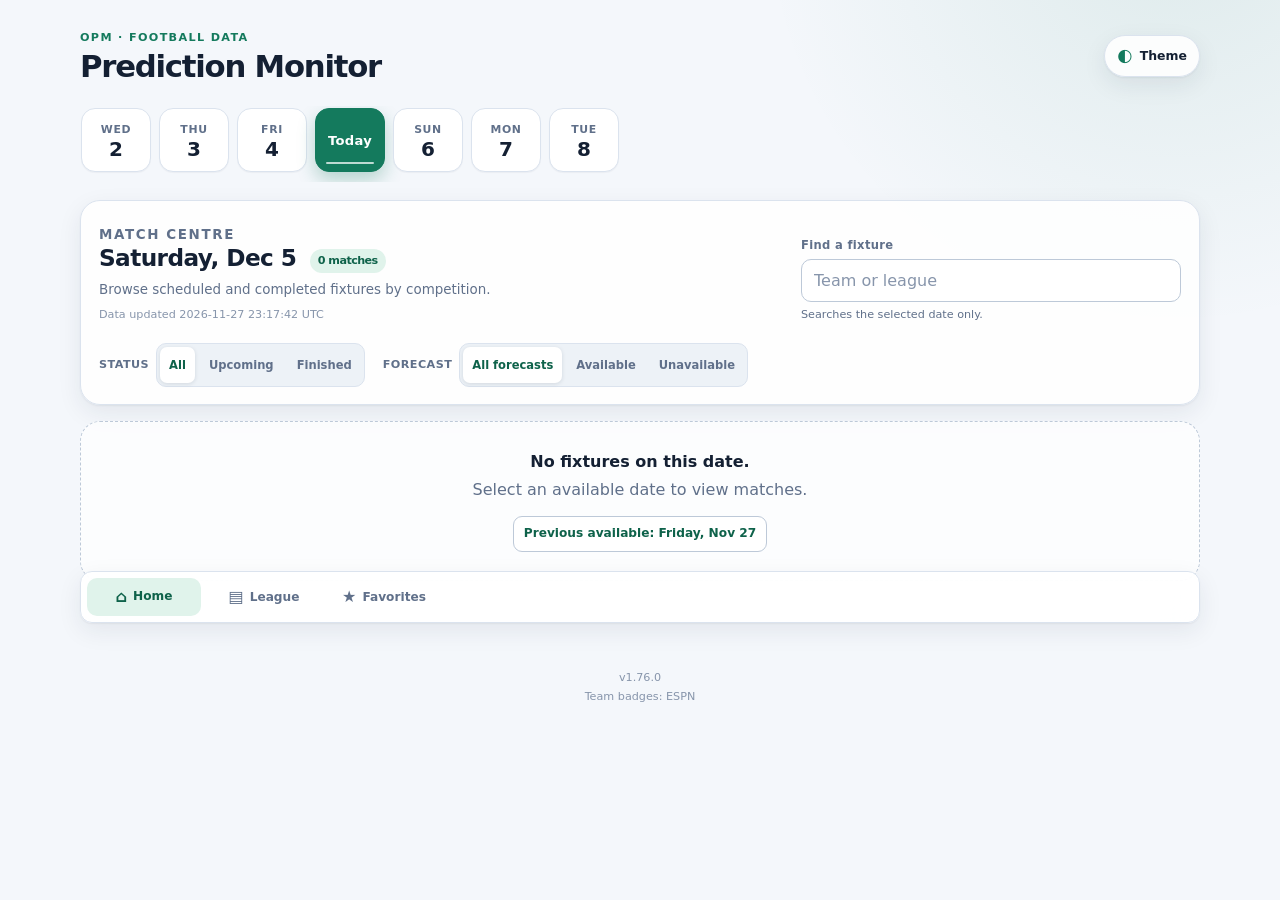
<file: public/index.html>
<!doctype html>
<html lang="en">
<head>
    <meta charset="UTF-8">
    <meta name="viewport" content="width=device-width, initial-scale=1.0">
    <meta name="theme-color" content="#0b1220">
    <title>OPM Football Predictions</title>
    <link rel="stylesheet" href="style.css">
    <script>
        // Set theme immediately to avoid flash of light mode.
        const savedTheme = localStorage.getItem('theme') || 'light';
        document.documentElement.setAttribute('data-theme', savedTheme);
    </script>
</head>
<body>
    <header class="app-header">
        <div class="brand-lockup">
            <p class="eyebrow">OPM · Football data</p>
            <h1>Prediction Monitor</h1>
        </div>
        <div class="header-actions">
            <button id="theme-toggle" class="theme-toggle-btn" type="button" aria-label="Enable dark theme" aria-pressed="false">
                <span class="theme-toggle-icon" aria-hidden="true">◐</span>
                <span class="theme-toggle-label">Theme</span>
            </button>
        </div>
    </header>

    <div id="date-strip" class="date-strip" aria-label="Fixture dates"></div>
    <main id="fixtures-container" tabindex="-1" aria-live="polite">
        <div class="loading">Loading fixture data…</div>
    </main>

    <nav class="bottom-nav" aria-label="Primary navigation" role="tablist">
        <button id="home-tab" class="bottom-nav-item" type="button" role="tab" aria-selected="true">
            <span class="nav-icon" aria-hidden="true">⌂</span><span>Home</span>
        </button>
        <button id="league-tab" class="bottom-nav-item" type="button" role="tab" aria-selected="false">
            <span class="nav-icon" aria-hidden="true">▤</span><span>League</span>
        </button>
        <button id="favorite-tab" class="bottom-nav-item" type="button" role="tab" aria-selected="false">
            <span class="nav-icon" aria-hidden="true">★</span><span>Favorites</span>
        </button>
    </nav>

    <footer>
        <p id="version-tag"></p>
        <p id="badge-attribution"></p>
    </footer>

    <div id="logo-dialog" class="logo-dialog" hidden aria-hidden="true">
        <div class="logo-dialog-backdrop" data-logo-dialog-close="true"></div>
        <section class="logo-dialog-panel" role="dialog" aria-modal="true" aria-labelledby="logo-dialog-title" aria-describedby="logo-dialog-description">
            <div class="logo-dialog-heading">
                <div>
                    <p class="eyebrow">Local browser preference</p>
                    <h2 id="logo-dialog-title">Customize team crest</h2>
                </div>
                <button id="logo-dialog-close" class="icon-button" type="button" aria-label="Close crest customization">×</button>
            </div>
            <p id="logo-dialog-description">Add an image URL for <strong id="logo-dialog-team"></strong>. This preference is saved only in this browser.</p>
            <form id="logo-form" novalidate>
                <label for="logo-url">Image URL</label>
                <input id="logo-url" name="logo-url" type="url" inputmode="url" autocomplete="url" placeholder="https://example.com/crest.png">
                <p id="logo-dialog-error" class="form-error" role="alert" hidden></p>
                <div class="logo-dialog-actions">
                    <button id="logo-remove" class="text-button danger" type="button">Remove custom crest</button>
                    <span class="dialog-action-spacer"></span>
                    <button id="logo-dialog-cancel" class="secondary-button" type="button">Cancel</button>
                    <button class="primary-button" type="submit">Save crest</button>
                </div>
            </form>
        </section>
    </div>

    <script src="manual-weights.js"></script>
    <script src="script.js"></script>
</body>
</html>
</file>
<file: public/style.css>
:root {
    --bg-color: #f4f7fb;
    --bg-elevated: #ffffff;
    --bg-subtle: #edf2f7;
    --card-bg: #ffffff;
    --text-primary: #142033;
    --text-secondary: #60708a;
    --text-tertiary: #8795ab;
    --accent-color: #147a5d;
    --accent-strong: #0e624a;
    --accent-soft: #e0f3eb;
    --accent-contrast: #ffffff;
    --amber: #a86800;
    --amber-soft: #fff1d8;
    --danger: #b42318;
    --danger-soft: #fde9e7;
    --border-color: #dbe3ee;
    --border-strong: #bdc9d8;
    --xg-bar-height: 7px;
    --xg-bar-bg: #dce5ed;
    --shadow-card: 0 8px 24px rgba(24, 43, 70, 0.08), 0 1px 2px rgba(24, 43, 70, 0.06);
    --shadow-raised: 0 14px 34px rgba(24, 43, 70, 0.14), 0 2px 5px rgba(24, 43, 70, 0.08);
    --shadow-nav: 0 -10px 28px rgba(20, 32, 51, 0.09);
    --focus-ring: 0 0 0 3px rgba(20, 122, 93, 0.24);
    --radius-sm: 8px;
    --radius-md: 14px;
    --radius-lg: 20px;
    --ease-out: cubic-bezier(0.23, 1, 0.32, 1);
}

[data-theme="dark"] {
    --bg-color: #0b1220;
    --bg-elevated: #111c2d;
    --bg-subtle: #162439;
    --card-bg: #152136;
    --text-primary: #eef5fb;
    --text-secondary: #aebed1;
    --text-tertiary: #7f91a9;
    --accent-color: #39b58a;
    --accent-strong: #61d9ae;
    --accent-soft: #133f35;
    --accent-contrast: #082419;
    --amber: #f6bd58;
    --amber-soft: #463312;
    --danger: #ff897d;
    --danger-soft: #47211e;
    --border-color: #283a52;
    --border-strong: #3b506a;
    --xg-bar-bg: #2b3c53;
    --shadow-card: 0 12px 28px rgba(0, 0, 0, 0.25), 0 1px 2px rgba(0, 0, 0, 0.25);
    --shadow-raised: 0 18px 44px rgba(0, 0, 0, 0.38), 0 2px 5px rgba(0, 0, 0, 0.28);
    --shadow-nav: 0 -10px 28px rgba(0, 0, 0, 0.34);
    --focus-ring: 0 0 0 3px rgba(97, 217, 174, 0.28);
}

* {
    box-sizing: border-box;
}

html {
    background: var(--bg-color);
}

body {
    min-width: 320px;
    min-height: 100vh;
    margin: 0;
    padding: 24px 18px 116px;
    background:
        radial-gradient(circle at 92% -10%, color-mix(in srgb, var(--accent-color) 10%, transparent), transparent 26rem),
        var(--bg-color);
    color: var(--text-primary);
    font-family: Inter, ui-sans-serif, system-ui, -apple-system, BlinkMacSystemFont, "Segoe UI", sans-serif;
    line-height: 1.45;
    transition: background-color 180ms var(--ease-out), color 180ms var(--ease-out);
}

button,
input {
    font: inherit;
}

button {
    border: 0;
}

button:not(:disabled),
input:not(:disabled) {
    cursor: pointer;
}

button:focus-visible,
input:focus-visible,
[tabindex="0"]:focus-visible {
    outline: none;
    box-shadow: var(--focus-ring);
}

button:active:not(:disabled) {
    transform: scale(0.98);
}

.app-header,
.date-strip,
#fixtures-container,
footer {
    width: min(100%, 1120px);
    margin-right: auto;
    margin-left: auto;
}

.app-header {
    display: flex;
    align-items: center;
    justify-content: space-between;
    gap: 18px;
    margin-bottom: 20px;
}

.brand-lockup {
    min-width: 0;
}

.eyebrow {
    margin: 0 0 4px;
    color: var(--accent-color);
    font-size: 0.7rem;
    font-weight: 800;
    letter-spacing: 0.12em;
    text-transform: uppercase;
}

h1,
h2,
p {
    margin-top: 0;
}

h1 {
    margin-bottom: 0;
    font-size: clamp(1.45rem, 2.4vw, 2rem);
    letter-spacing: -0.04em;
    line-height: 1.05;
}

h2 {
    letter-spacing: -0.025em;
}

.theme-toggle-btn,
.icon-button,
.secondary-button,
.primary-button,
.text-button,
.favorite-toggle,
.back-button,
.pa-view-button,
.season-selector-toggle,
.season-option,
.league-directory-item,
.fixture-details-toggle,
.date-button,
.league-toggle,
.bottom-nav-item {
    transition: background-color 160ms var(--ease-out), border-color 160ms var(--ease-out), color 160ms var(--ease-out), box-shadow 160ms var(--ease-out), transform 160ms var(--ease-out);
}

.theme-toggle-btn {
    display: inline-flex;
    align-items: center;
    gap: 7px;
    min-height: 42px;
    padding: 8px 12px;
    border: 1px solid var(--border-color);
    border-radius: 999px;
    background: color-mix(in srgb, var(--card-bg) 88%, transparent);
    box-shadow: var(--shadow-card);
    color: var(--text-primary);
    font-size: 0.78rem;
    font-weight: 800;
}

.theme-toggle-btn:hover {
    border-color: var(--accent-color);
    color: var(--accent-strong);
}

.theme-toggle-icon {
    color: var(--accent-color);
    font-size: 1.1rem;
    line-height: 1;
}

.date-strip {
    display: flex;
    gap: 8px;
    overflow-x: auto;
    margin-bottom: 18px;
    padding: 2px 1px 10px;
    scroll-snap-type: x proximity;
    scrollbar-color: var(--border-strong) transparent;
    scrollbar-width: thin;
}

.date-strip::-webkit-scrollbar {
    height: 4px;
}

.date-strip::-webkit-scrollbar-thumb {
    border-radius: 999px;
    background: var(--border-strong);
}

.date-button {
    position: relative;
    display: flex;
    flex: 0 0 70px;
    flex-direction: column;
    align-items: center;
    justify-content: center;
    min-height: 64px;
    overflow: hidden;
    border: 1px solid var(--border-color);
    border-radius: var(--radius-md);
    background: var(--bg-elevated);
    box-shadow: 0 1px 1px rgba(22, 36, 57, 0.04);
    color: var(--text-primary);
    scroll-snap-align: start;
}

.date-button:hover {
    border-color: var(--accent-color);
    transform: translateY(-1px);
}

.date-button.active {
    border-color: var(--accent-color);
    background: var(--accent-color);
    box-shadow: 0 8px 18px color-mix(in srgb, var(--accent-color) 28%, transparent);
    color: var(--accent-contrast);
}

.date-button.active::after {
    position: absolute;
    right: 10px;
    bottom: 7px;
    left: 10px;
    height: 2px;
    border-radius: 999px;
    background: currentColor;
    content: "";
    opacity: 0.72;
}

.day-name {
    color: var(--text-secondary);
    font-size: 0.68rem;
    font-weight: 800;
    letter-spacing: 0.06em;
    text-transform: uppercase;
}

.day-num {
    margin-top: 2px;
    color: var(--text-primary);
    font-size: 1.25rem;
    font-weight: 800;
    line-height: 1;
}

.date-button.active .day-name,
.date-button.active .day-num {
    color: inherit;
}

.date-button.today .day-name {
    font-size: 0.82rem;
    letter-spacing: 0.02em;
    text-transform: none;
}

#fixtures-container {
    min-height: 330px;
}

.home-toolbar {
    display: grid;
    grid-template-columns: minmax(0, 1fr) minmax(220px, 380px);
    align-items: end;
    gap: 18px;
    margin-bottom: 16px;
    padding: 17px 18px;
    border: 1px solid var(--border-color);
    border-radius: var(--radius-lg);
    background: color-mix(in srgb, var(--card-bg) 88%, transparent);
    box-shadow: var(--shadow-card);
}

.home-toolbar-copy {
    min-width: 0;
}

.home-toolbar-copy h2,
.tab-heading {
    margin: 0;
    font-size: clamp(1.2rem, 2vw, 1.45rem);
    line-height: 1.15;
}

.home-toolbar-copy p,
.tab-description,
.pa-legend,
.season-unavailable-note,
.fixture-count,
.home-search-help,
.prediction-history {
    color: var(--text-secondary);
    font-size: 0.84rem;
}

.home-toolbar-copy p {
    margin: 7px 0 0;
}

.fixture-count {
    display: inline-flex;
    align-items: center;
    min-height: 24px;
    margin-left: 6px;
    padding: 2px 8px;
    border-radius: 999px;
    background: var(--accent-soft);
    color: var(--accent-strong);
    font-size: 0.7rem;
    font-weight: 800;
    vertical-align: 2px;
}

.home-search-field {
    display: grid;
    gap: 5px;
}

.home-search-field label,
#logo-form label {
    color: var(--text-secondary);
    font-size: 0.72rem;
    font-weight: 800;
    letter-spacing: 0.03em;
}

.search-input,
#logo-url {
    width: 100%;
    min-height: 42px;
    border: 1px solid var(--border-strong);
    border-radius: 10px;
    background: var(--bg-elevated);
    color: var(--text-primary);
    padding: 9px 12px;
}

.search-input::placeholder,
#logo-url::placeholder {
    color: var(--text-tertiary);
}

.search-input:hover,
#logo-url:hover {
    border-color: var(--accent-color);
}

.home-search-help {
    margin: 0;
    font-size: 0.7rem;
}

.artifact-freshness {
    color: var(--text-tertiary) !important;
    font-size: 0.7rem !important;
    font-variant-numeric: tabular-nums;
}

.fixture-filters {
    display: flex;
    grid-column: 1 / -1;
    flex-wrap: wrap;
    gap: 10px 18px;
    padding-top: 2px;
}

.fixture-filter-group,
.fixture-filter-controls {
    display: flex;
    align-items: center;
    flex-wrap: wrap;
    gap: 5px;
}

.fixture-filter-label {
    margin-right: 2px;
    color: var(--text-secondary);
    font-size: 0.7rem;
    font-weight: 900;
    letter-spacing: 0.04em;
    text-transform: uppercase;
}

.fixture-filter-controls {
    padding: 3px;
    border: 1px solid var(--border-color);
    border-radius: 10px;
    background: var(--bg-subtle);
}

.fixture-filter-button {
    min-height: 36px;
    border-radius: 7px;
    padding: 6px 9px;
    background: transparent;
    color: var(--text-secondary);
    font-size: 0.72rem;
    font-weight: 800;
}

.home-filter-actions {
    display: none;
}

.home-filter-toggle,
.home-filter-clear {
    min-height: 40px;
    border: 1px solid var(--border-strong);
    border-radius: 9px;
    padding: 8px 11px;
    background: var(--card-bg);
    color: var(--accent-strong);
    font-size: 0.78rem;
    font-weight: 800;
}

.home-filter-clear {
    color: var(--text-secondary);
}

.fixture-filter-button:hover {
    color: var(--accent-strong);
}

.fixture-filter-button.active {
    background: var(--card-bg);
    box-shadow: 0 1px 4px rgba(20, 32, 51, 0.12);
    color: var(--accent-strong);
}

.empty-state-reset {
    min-height: 36px;
    margin-top: 14px;
    border: 1px solid var(--border-strong);
    border-radius: 9px;
    padding: 7px 10px;
    background: var(--card-bg);
    color: var(--accent-strong);
    font-size: 0.76rem;
    font-weight: 800;
}

.empty-state-reset:hover {
    border-color: var(--accent-color);
    background: var(--accent-soft);
}

.empty-state-date-actions {
    display: flex;
    flex-wrap: wrap;
    justify-content: center;
    gap: 8px;
}

.empty-state-date-actions .empty-state-reset {
    margin-top: 14px;
}

.loading,
.no-fixtures {
    display: grid;
    min-height: 160px;
    place-items: center;
    padding: 28px;
    border: 1px dashed var(--border-strong);
    border-radius: var(--radius-lg);
    background: color-mix(in srgb, var(--card-bg) 70%, transparent);
    color: var(--text-secondary);
    text-align: center;
}

.no-fixtures strong {
    display: block;
    margin-bottom: 5px;
    color: var(--text-primary);
}

.league-section {
    margin: 0 0 12px;
    overflow: hidden;
    border: 1px solid var(--border-color);
    border-radius: var(--radius-md);
    background: var(--card-bg);
    box-shadow: var(--shadow-card);
}

.league-toggle {
    display: flex;
    align-items: center;
    width: 100%;
    min-height: 56px;
    gap: 10px;
    padding: 12px 14px;
    background: transparent;
    color: var(--text-primary);
    text-align: left;
}

.league-toggle:hover {
    background: var(--bg-subtle);
}

.league-toggle-icon {
    display: grid;
    width: 20px;
    height: 20px;
    place-items: center;
    border-radius: 50%;
    background: var(--bg-subtle);
    color: var(--text-secondary);
    font-size: 1rem;
    line-height: 1;
    transform: rotate(-90deg);
}

.league-toggle[aria-expanded="true"] .league-toggle-icon {
    transform: rotate(0deg);
}

.league-flag,
.league-flag-fallback {
    width: 22px;
    height: 16px;
    flex: 0 0 auto;
    border-radius: 3px;
}

.league-flag {
    box-shadow: 0 0 0 1px color-mix(in srgb, var(--text-primary) 18%, transparent);
    object-fit: cover;
}

.league-flag-fallback {
    display: inline-grid;
    place-items: center;
    background: var(--bg-subtle);
    color: var(--text-secondary);
    font-size: 0.82rem;
}

.league-name {
    min-width: 0;
    flex: 1;
    overflow: hidden;
    font-size: 0.92rem;
    font-weight: 800;
    text-overflow: ellipsis;
    white-space: nowrap;
}

.league-count {
    min-width: 28px;
    padding: 3px 8px;
    border-radius: 999px;
    background: var(--accent-soft);
    color: var(--accent-strong);
    font-size: 0.72rem;
    font-weight: 800;
    text-align: center;
}

.league-fixtures {
    display: grid;
    grid-template-columns: repeat(auto-fit, minmax(280px, 1fr));
    gap: 12px;
    padding: 12px;
    border-top: 1px solid var(--border-color);
}

.league-fixtures.hidden,
.hidden {
    display: none !important;
}

.fixture-card {
    display: flex;
    flex-direction: column;
    min-width: 0;
    padding: 15px;
    border: 1px solid var(--border-color);
    border-radius: 12px;
    background: color-mix(in srgb, var(--card-bg) 92%, var(--bg-subtle));
    box-shadow: 0 1px 2px rgba(20, 32, 51, 0.04);
}

.fixture-card:hover {
    border-color: color-mix(in srgb, var(--accent-color) 55%, var(--border-color));
    box-shadow: 0 8px 18px color-mix(in srgb, var(--text-primary) 7%, transparent);
}

.fixture-summary {
    display: grid;
    grid-template-columns: minmax(0, 1fr) minmax(100px, 0.85fr) minmax(0, 1fr);
    align-items: center;
    gap: 8px;
}

.team {
    display: flex;
    min-width: 0;
    flex-direction: column;
    align-items: center;
    text-align: center;
}

.team-badge {
    display: grid;
    width: 48px;
    height: 48px;
    place-items: center;
    overflow: hidden;
    margin-bottom: 8px;
    border: 2px solid color-mix(in srgb, var(--card-bg) 72%, var(--border-color));
    border-radius: 14px;
    box-shadow: 0 4px 10px rgba(20, 32, 51, 0.1);
    color: #fff;
    cursor: pointer;
    font-size: 1rem;
    font-weight: 900;
}

.team-badge:hover {
    transform: translateY(-1px);
}

.team-badge img {
    width: 100%;
    height: 100%;
    background: var(--bg-elevated);
    object-fit: contain;
}

.team-name {
    display: -webkit-box;
    overflow: hidden;
    max-width: 100%;
    color: var(--text-primary);
    font-size: 0.82rem;
    font-weight: 800;
    line-height: 1.25;
    text-overflow: ellipsis;
    -webkit-box-orient: vertical;
    -webkit-line-clamp: 2;
}

.fixture-time {
    display: flex;
    flex-direction: column;
    align-items: center;
    gap: 3px;
    padding: 8px 4px;
    border-radius: var(--radius-sm);
    background: var(--bg-subtle);
    color: var(--text-secondary);
    font-size: 0.65rem;
    font-weight: 700;
    letter-spacing: 0.04em;
    text-align: center;
    text-transform: uppercase;
}

.fixture-time strong {
    color: var(--text-primary);
    font-size: 0.74rem;
    letter-spacing: 0;
    text-transform: none;
}

.home-forecast-summary {
    display: grid;
    grid-template-columns: auto 1fr auto;
    align-items: baseline;
    gap: 8px;
    margin-top: 12px;
    padding: 9px 10px;
    border: 1px solid color-mix(in srgb, var(--accent-color) 18%, var(--border-color));
    border-radius: var(--radius-sm);
    background: color-mix(in srgb, var(--accent-soft) 42%, var(--card-bg));
    color: var(--text-secondary);
    font-size: 0.72rem;
}

.home-forecast-summary.private {
    border-color: color-mix(in srgb, var(--accent-color) 42%, var(--border-color));
    background: var(--accent-soft);
}

.home-forecast-summary span,
.home-forecast-summary small {
    font-weight: 800;
}

.home-forecast-summary strong {
    color: var(--accent-strong);
    font-size: 0.88rem;
    font-variant-numeric: tabular-nums;
    text-align: center;
}

.home-forecast-summary small {
    color: var(--text-secondary);
    font-size: 0.68rem;
    white-space: nowrap;
}

.fixture-card-actions {
    display: flex;
    align-items: center;
    justify-content: space-between;
    gap: 8px;
    margin-top: 10px;
    padding-top: 10px;
    border-top: 1px solid var(--border-color);
}

.forecast-status {
    display: inline-flex;
    min-height: 26px;
    align-items: center;
    border: 1px solid transparent;
    border-radius: 999px;
    padding: 3px 7px;
    font-size: 0.64rem;
    font-weight: 900;
    letter-spacing: 0.025em;
    white-space: nowrap;
}

.forecast-status.available {
    border-color: color-mix(in srgb, var(--accent-color) 28%, transparent);
    background: var(--accent-soft);
    color: var(--accent-strong);
}

.forecast-status.xg-only {
    border-color: color-mix(in srgb, var(--accent-color) 40%, var(--border-color));
    background: color-mix(in srgb, var(--accent-soft) 68%, var(--card-bg));
    color: var(--accent-strong);
}

.forecast-status.unavailable {
    border-color: color-mix(in srgb, var(--amber) 35%, transparent);
    background: var(--amber-soft);
    color: color-mix(in srgb, var(--amber) 80%, var(--text-primary));
}

.forecast-unavailable-copy {
    margin: 0;
    padding: 11px;
    border-left: 3px solid var(--amber);
    border-radius: 0 var(--radius-sm) var(--radius-sm) 0;
    background: var(--amber-soft);
    color: var(--text-secondary);
    font-size: 0.78rem;
    line-height: 1.45;
}

.manual-estimate-note {
    margin: 10px 0 0;
    padding: 10px 11px;
    border: 1px solid color-mix(in srgb, var(--accent-color) 28%, var(--border-color));
    border-radius: var(--radius-sm);
    background: color-mix(in srgb, var(--accent-soft) 48%, var(--card-bg));
    color: var(--text-secondary);
    font-size: 0.76rem;
    line-height: 1.45;
}

.favorite-toggle,
.fixture-details-toggle,
.back-button,
.secondary-button,
.primary-button,
.text-button {
    min-height: 40px;
    border-radius: 9px;
    padding: 7px 10px;
    font-size: 0.74rem;
    font-weight: 800;
}

.favorite-toggle {
    border: 1px solid var(--border-strong);
    background: transparent;
    color: var(--text-secondary);
}

.favorite-toggle:hover,
.favorite-toggle[aria-pressed="true"] {
    border-color: var(--accent-color);
    background: var(--accent-soft);
    color: var(--accent-strong);
}

.fixture-details-toggle {
    display: inline-flex;
    align-items: center;
    gap: 5px;
    background: var(--accent-color);
    color: var(--accent-contrast);
}

.fixture-details-toggle:hover {
    background: var(--accent-strong);
}

.fixture-details-toggle .details-toggle-icon {
    transition: transform 160ms var(--ease-out);
}

.fixture-details-toggle[aria-expanded="true"] .details-toggle-icon {
    transform: rotate(180deg);
}

.fixture-details {
    margin-top: 12px;
}

.fixture-detail-result {
    display: grid;
    grid-template-columns: repeat(2, 1fr);
    gap: 8px;
}

.fixture-detail-result > div,
.fixture-detail-prediction {
    padding: 11px;
    border: 1px solid color-mix(in srgb, var(--accent-color) 18%, var(--border-color));
    border-radius: 10px;
    background: var(--accent-soft);
    text-align: center;
}

.fixture-detail-result span,
.detail-metric-label {
    display: block;
    color: var(--text-secondary);
    font-size: 0.66rem;
    font-weight: 800;
    letter-spacing: 0.05em;
    text-transform: uppercase;
}

.fixture-detail-result strong,
.detail-metric-value {
    display: block;
    margin-top: 4px;
    color: var(--accent-strong);
    font-size: 1.08rem;
    font-weight: 900;
}

.detail-metric-split {
    margin-top: 4px;
    color: var(--text-secondary);
    font-size: 0.82rem;
}

.xg-bars {
    display: flex;
    gap: 10px;
    margin: 11px 0;
}

.xg-bar-container {
    position: relative;
    height: var(--xg-bar-height);
    flex: 1;
    overflow: hidden;
    border-radius: 999px;
    background: var(--xg-bar-bg);
}

.xg-bar {
    height: 100%;
    border-radius: inherit;
    background: var(--accent-color);
}

.home-bar-container .xg-bar {
    position: absolute;
    right: 0;
}

.away-bar-container .xg-bar {
    position: absolute;
    left: 0;
}

.match-history {
    display: flex;
    justify-content: space-between;
    gap: 12px;
    color: var(--text-secondary);
    font-size: 0.72rem;
}

.history-list {
    display: flex;
    min-width: 0;
    flex: 1;
    flex-direction: column;
    gap: 4px;
}

.history-list.home {
    align-items: flex-end;
    text-align: right;
}

.history-list.away {
    align-items: flex-start;
    text-align: left;
}

.history-item {
    overflow: hidden;
    max-width: 100%;
    text-overflow: ellipsis;
    white-space: nowrap;
}

.prediction-history {
    margin: 10px 0 0;
    text-align: center;
}

.tab-heading {
    margin-bottom: 8px;
}

.tab-description,
.pa-legend,
.season-unavailable-note {
    max-width: 760px;
    margin: 0 0 16px;
    line-height: 1.5;
}

.tab-description {
    font-size: 0.9rem;
}

.league-directory {
    display: grid;
    grid-template-columns: repeat(auto-fit, minmax(250px, 1fr));
    gap: 10px;
}

.league-directory-item {
    display: grid;
    grid-template-columns: 24px minmax(0, 1fr) auto;
    align-items: center;
    width: 100%;
    min-height: 58px;
    gap: 10px;
    padding: 12px 14px;
    border: 1px solid var(--border-color);
    border-radius: var(--radius-md);
    background: var(--card-bg);
    box-shadow: var(--shadow-card);
    color: var(--text-primary);
    font-size: 0.9rem;
    font-weight: 800;
    text-align: left;
}

.league-directory-item:hover {
    border-color: var(--accent-color);
    background: var(--accent-soft);
    color: var(--accent-strong);
    transform: translateY(-1px);
}

.league-detail-heading {
    display: flex;
    align-items: center;
    gap: 12px;
    margin-bottom: 16px;
}

.back-button,
.secondary-button {
    border: 1px solid var(--border-color);
    background: var(--card-bg);
    color: var(--text-primary);
}

.back-button:hover,
.secondary-button:hover {
    border-color: var(--accent-color);
    color: var(--accent-strong);
}

.league-detail-heading .tab-heading {
    margin: 0;
}

.season-selector {
    position: relative;
    width: min(100%, 270px);
    margin-bottom: 14px;
}

.season-selector-toggle {
    width: 100%;
    min-height: 44px;
    padding: 10px 12px;
    border: 1px solid var(--border-strong);
    border-radius: 10px;
    background: var(--card-bg);
    color: var(--text-primary);
    font-size: 0.84rem;
    font-weight: 800;
    text-align: left;
}

.season-selector-toggle::after {
    float: right;
    color: var(--accent-color);
    content: "⌄";
}

.season-selector-toggle[aria-expanded="true"] {
    border-color: var(--accent-color);
}

.season-selector-menu {
    position: absolute;
    z-index: 10;
    top: calc(100% + 5px);
    right: 0;
    left: 0;
    display: grid;
    gap: 3px;
    padding: 6px;
    border: 1px solid var(--border-color);
    border-radius: 10px;
    background: var(--card-bg);
    box-shadow: var(--shadow-raised);
}

.season-option {
    min-height: 36px;
    border-radius: 7px;
    background: transparent;
    color: var(--text-primary);
    font-size: 0.8rem;
    font-weight: 700;
    text-align: left;
}

.season-option[aria-pressed="true"],
.season-option:hover {
    background: var(--accent-soft);
    color: var(--accent-strong);
}

.pa-view-controls {
    display: flex;
    width: fit-content;
    max-width: 100%;
    gap: 4px;
    margin-bottom: 14px;
    padding: 4px;
    overflow-x: auto;
    border: 1px solid var(--border-color);
    border-radius: 11px;
    background: var(--bg-subtle);
}

.pa-view-button {
    min-height: 34px;
    min-width: 84px;
    border-radius: 7px;
    background: transparent;
    color: var(--text-secondary);
    font-size: 0.78rem;
    font-weight: 800;
}

.pa-view-button.active {
    background: var(--accent-color);
    box-shadow: 0 2px 5px color-mix(in srgb, var(--accent-color) 30%, transparent);
    color: var(--accent-contrast);
}

.standings-sort-controls {
    display: flex;
    align-items: center;
    flex-wrap: wrap;
    gap: 8px;
    margin: -4px 0 14px;
    color: var(--text-secondary);
    font-size: 0.76rem;
    font-weight: 800;
}

.standings-sort-select,
.sort-direction-button {
    min-height: 36px;
    border: 1px solid var(--border-strong);
    border-radius: 8px;
    background: var(--card-bg);
    color: var(--text-primary);
    font-size: 0.78rem;
    font-weight: 800;
}

.standings-sort-select {
    min-width: 142px;
    padding: 7px 28px 7px 10px;
}

.sort-direction-button {
    padding: 7px 10px;
}

.standings-sort-select:hover,
.sort-direction-button:hover {
    border-color: var(--accent-color);
    color: var(--accent-strong);
}

.season-unavailable-note {
    padding: 12px 14px;
    border-left: 3px solid var(--amber);
    border-radius: 0 var(--radius-sm) var(--radius-sm) 0;
    background: var(--amber-soft);
    color: var(--text-primary);
}

.standings-table-wrapper {
    position: relative;
    overflow: auto;
    max-width: 100%;
    border: 1px solid var(--border-color);
    border-radius: var(--radius-md);
    background: var(--card-bg);
    box-shadow: var(--shadow-card);
    -webkit-overflow-scrolling: touch;
}

.standings-table-wrapper::after {
    position: sticky;
    right: 0;
    display: block;
    width: 18px;
    height: 100%;
    background: linear-gradient(90deg, transparent, color-mix(in srgb, var(--card-bg) 88%, transparent));
    content: "";
    pointer-events: none;
}

.standings-table {
    width: 100%;
    min-width: 680px;
    border-collapse: separate;
    border-spacing: 0;
    font-size: 0.78rem;
}

.standings-table th,
.standings-table td {
    padding: 11px 10px;
    border-bottom: 1px solid var(--border-color);
    color: var(--text-primary);
    text-align: right;
    white-space: nowrap;
}

.standings-table thead th {
    position: sticky;
    top: 0;
    z-index: 2;
    background: var(--bg-subtle);
    color: var(--text-secondary);
    font-size: 0.66rem;
    font-weight: 900;
    letter-spacing: 0.04em;
    text-transform: uppercase;
}

.standings-table th:first-child,
.standings-table td:first-child {
    position: sticky;
    z-index: 1;
    left: 0;
    min-width: 196px;
    background: var(--card-bg);
    color: var(--text-primary);
    text-align: left;
}

.standings-team {
    display: inline-flex;
    min-width: 0;
    align-items: center;
    gap: 8px;
    font-weight: 800;
}

.standings-team > span:last-child {
    overflow: hidden;
    text-overflow: ellipsis;
}

.standings-team-crest {
    display: inline-grid;
    width: 25px;
    height: 25px;
    flex: 0 0 25px;
    place-items: center;
    overflow: hidden;
    border: 1px solid color-mix(in srgb, var(--border-color) 80%, transparent);
    border-radius: 7px;
    background: var(--bg-elevated);
    box-shadow: 0 1px 2px rgba(20, 32, 51, 0.08);
}

.standings-team-crest img {
    width: 100%;
    height: 100%;
    object-fit: contain;
}

.standings-team-initials {
    color: #fff;
    font-size: 0.58rem;
    font-weight: 900;
}

.standings-table thead th:first-child {
    z-index: 3;
    background: var(--bg-subtle);
}

.standings-table tbody tr:hover td {
    background: color-mix(in srgb, var(--accent-color) 7%, var(--card-bg));
}

.standings-table tbody tr:hover th:first-child {
    background: color-mix(in srgb, var(--accent-color) 7%, var(--card-bg));
}

.standings-table tbody tr:last-child th,
.standings-table tbody tr:last-child td {
    border-bottom: 0;
}

.favorites-heading-row {
    display: flex;
    align-items: baseline;
    justify-content: space-between;
    gap: 12px;
    margin-bottom: 8px;
}

.favorites-count {
    color: var(--accent-strong);
    font-size: 0.78rem;
    font-weight: 800;
}

.favorites-grid {
    display: grid;
    grid-template-columns: repeat(auto-fit, minmax(280px, 1fr));
    gap: 12px;
}

.primary-button {
    background: var(--accent-color);
    color: var(--accent-contrast);
}

.primary-button:hover {
    background: var(--accent-strong);
}

.text-button {
    background: transparent;
    color: var(--text-secondary);
}

.text-button:hover {
    background: var(--bg-subtle);
    color: var(--text-primary);
}

.text-button.danger {
    color: var(--danger);
}

.logo-dialog[hidden] {
    display: none;
}

.logo-dialog {
    position: fixed;
    z-index: 100;
    inset: 0;
    display: grid;
    place-items: center;
    padding: 18px;
}

.logo-dialog-backdrop {
    position: absolute;
    inset: 0;
    background: rgba(4, 11, 21, 0.64);
    backdrop-filter: blur(3px);
}

.logo-dialog-panel {
    position: relative;
    width: min(100%, 480px);
    padding: 20px;
    border: 1px solid var(--border-color);
    border-radius: var(--radius-lg);
    background: var(--card-bg);
    box-shadow: var(--shadow-raised);
}

.logo-dialog-heading {
    display: flex;
    align-items: flex-start;
    justify-content: space-between;
    gap: 12px;
    margin-bottom: 14px;
}

.logo-dialog-heading h2 {
    margin: 0;
    font-size: 1.25rem;
}

.icon-button {
    display: grid;
    width: 34px;
    height: 34px;
    place-items: center;
    border: 1px solid var(--border-color);
    border-radius: 50%;
    background: var(--bg-subtle);
    color: var(--text-primary);
    font-size: 1.25rem;
    line-height: 1;
}

.logo-dialog-panel p {
    color: var(--text-secondary);
    font-size: 0.86rem;
}

#logo-form {
    display: grid;
    gap: 7px;
    margin-top: 18px;
}

.form-error {
    margin: 1px 0 0;
    color: var(--danger) !important;
    font-size: 0.76rem !important;
    font-weight: 700;
}

.logo-dialog-actions {
    display: flex;
    align-items: center;
    flex-wrap: wrap;
    gap: 7px;
    margin-top: 12px;
}

.dialog-action-spacer {
    flex: 1;
}

.bottom-nav {
    position: fixed;
    z-index: 20;
    right: 0;
    bottom: 0;
    left: 0;
    display: grid;
    grid-template-columns: repeat(3, minmax(0, 1fr));
    gap: 6px;
    width: min(100%, 560px);
    margin: 0 auto;
    padding: 9px 14px calc(9px + env(safe-area-inset-bottom));
    border: 1px solid var(--border-color);
    border-bottom: 0;
    border-radius: 18px 18px 0 0;
    background: color-mix(in srgb, var(--card-bg) 92%, transparent);
    box-shadow: var(--shadow-nav);
    backdrop-filter: blur(18px);
}

.bottom-nav-item {
    display: inline-flex;
    min-height: 45px;
    align-items: center;
    justify-content: center;
    gap: 6px;
    border-radius: 10px;
    background: transparent;
    color: var(--text-secondary);
    font-size: 0.76rem;
    font-weight: 800;
}

.bottom-nav-item:hover {
    color: var(--accent-strong);
}

.bottom-nav-item.active {
    background: var(--accent-soft);
    color: var(--accent-strong);
}

.nav-icon {
    font-size: 1rem;
    line-height: 1;
}

footer {
    padding: 24px 0 8px;
    color: var(--text-tertiary);
    font-size: 0.7rem;
    text-align: center;
}

footer p {
    margin: 3px 0;
}

@media (min-width: 720px) {
    body {
        padding: 30px 28px 56px;
    }

    .app-header {
        margin-bottom: 24px;
    }

    .bottom-nav {
        position: sticky;
        top: 14px;
        bottom: auto;
        grid-template-columns: repeat(3, auto);
        justify-content: start;
        width: min(100%, 1120px);
        margin: -10px auto 20px;
        padding: 6px;
        border: 1px solid var(--border-color);
        border-radius: 12px;
        box-shadow: var(--shadow-card);
    }

    .bottom-nav-item {
        min-width: 114px;
        min-height: 38px;
    }

    .league-fixtures {
        grid-template-columns: repeat(auto-fit, minmax(310px, 1fr));
    }
}

@media (max-width: 560px) {
    body {
        padding: 18px 12px 108px;
    }

    .app-header {
        margin-bottom: 16px;
    }

    .theme-toggle-label {
        display: none;
    }

    .theme-toggle-btn {
        width: 42px;
        justify-content: center;
        padding: 8px;
    }

    .home-toolbar {
        grid-template-columns: 1fr;
        gap: 12px;
        padding: 15px;
    }

    .fixture-filters {
        display: none;
        gap: 10px;
    }

    .fixture-filters.mobile-open {
        display: flex;
    }

    .fixture-filter-group {
        width: 100%;
        justify-content: space-between;
    }

    .fixture-filter-button {
        min-height: 40px;
    }

    .home-filter-actions {
        display: flex;
        align-items: center;
        gap: 8px;
    }

    .home-filter-toggle {
        flex: 1;
    }

    .home-forecast-summary {
        grid-template-columns: 1fr auto;
    }

    .home-forecast-summary small {
        grid-column: 1 / -1;
        text-align: center;
    }

    .fixture-card-actions {
        flex-wrap: wrap;
        justify-content: flex-end;
    }

    .forecast-status {
        width: 100%;
        justify-content: center;
    }

    .fixture-summary {
        grid-template-columns: minmax(0, 1fr) 94px minmax(0, 1fr);
    }

    .league-fixtures,
    .favorites-grid {
        grid-template-columns: 1fr;
    }

    .league-directory {
        grid-template-columns: 1fr;
    }

    .standings-sort-controls {
        align-items: stretch;
    }

    .standings-sort-select,
    .sort-direction-button {
        flex: 1 1 auto;
    }

    .logo-dialog-actions .dialog-action-spacer {
        display: none;
    }

    .logo-dialog-actions .text-button {
        width: 100%;
        text-align: left;
    }
}

@media (prefers-reduced-motion: reduce) {
    *,
    *::before,
    *::after {
        scroll-behavior: auto !important;
        transition-duration: 0.01ms !important;
    }
}

.header-actions {
    display: inline-flex;
    align-items: center;
    gap: 10px;
}

.manual-weights-panel {
    margin-top: 16px;
    padding: 16px;
    border: 1px solid color-mix(in srgb, var(--accent-color) 36%, var(--border-color));
    border-radius: var(--radius-md);
    background: color-mix(in srgb, var(--accent-soft) 38%, var(--card-bg));
}

.manual-weights-heading,
.manual-weights-actions {
    display: flex;
    align-items: center;
    justify-content: space-between;
    gap: 12px;
}

.manual-weights-heading h3 {
    margin: 0;
    font-size: 1rem;
}

.manual-preview-value {
    padding: 8px 10px;
    border: 1px solid color-mix(in srgb, var(--accent-color) 30%, var(--border-color));
    border-radius: var(--radius-sm);
    background: var(--card-bg);
    color: var(--accent-strong);
    font-size: 0.82rem;
    font-weight: 800;
    text-align: right;
    white-space: nowrap;
}

.manual-weights-copy {
    margin: 10px 0 14px;
    color: var(--text-secondary);
    font-size: 0.8rem;
}

.manual-weights-columns {
    display: grid;
    grid-template-columns: repeat(2, minmax(0, 1fr));
    gap: 14px;
}

.manual-team-group {
    padding: 10px;
    border: 1px solid color-mix(in srgb, var(--accent-color) 18%, var(--border-color));
    border-radius: var(--radius-sm);
    background: color-mix(in srgb, var(--card-bg) 78%, transparent);
}

.manual-team-heading {
    display: flex;
    align-items: center;
    justify-content: space-between;
    gap: 8px;
    padding-bottom: 7px;
    border-bottom: 1px solid color-mix(in srgb, var(--border-color) 78%, transparent);
    color: var(--text-primary);
    font-size: 0.78rem;
}

.manual-allocation-summary {
    color: var(--text-secondary);
    font-size: 0.67rem;
    font-weight: 800;
    text-align: right;
}

.manual-weight-row {
    display: grid;
    grid-template-columns: minmax(0, 1fr) 76px;
    gap: 4px 10px;
    align-items: center;
    padding: 9px 0;
    border-bottom: 1px solid color-mix(in srgb, var(--border-color) 78%, transparent);
    color: var(--text-secondary);
    font-size: 0.76rem;
}

.manual-weight-row:last-child {
    border-bottom: 0;
}

.manual-weight-row input {
    width: 100%;
    min-height: 40px;
    padding: 6px 8px;
    border: 1px solid var(--border-strong);
    border-radius: var(--radius-sm);
    background: var(--bg-elevated);
    color: var(--text-primary);
    text-align: right;
}

.manual-weight-row.is-pinned input {
    border-color: var(--accent-color);
    box-shadow: 0 0 0 2px color-mix(in srgb, var(--accent-color) 14%, transparent);
}

.manual-weight-row small {
    grid-column: 1 / -1;
    color: var(--text-tertiary);
    font-size: 0.68rem;
}

.manual-row-state {
    color: var(--accent-strong) !important;
    font-weight: 800;
}

.manual-weights-error {
    margin: 12px 0 0;
    color: var(--danger);
    font-size: 0.8rem;
    font-weight: 700;
}

.manual-weights-actions {
    margin-top: 14px;
}

@media (max-width: 640px) {
    .header-actions {
        gap: 6px;
    }

    .manual-weights-columns {
        grid-template-columns: 1fr;
    }

    .manual-weights-heading,
    .manual-weights-actions {
        align-items: flex-start;
        flex-direction: column;
    }

    .manual-weights-actions {
        display: grid;
        grid-template-columns: repeat(2, minmax(0, 1fr));
        align-items: stretch;
    }

    .manual-preview-value {
        width: 100%;
        text-align: left;
    }

    .manual-team-heading {
        align-items: flex-start;
        flex-direction: column;
    }

    .manual-allocation-summary {
        text-align: left;
    }
}
</file>
